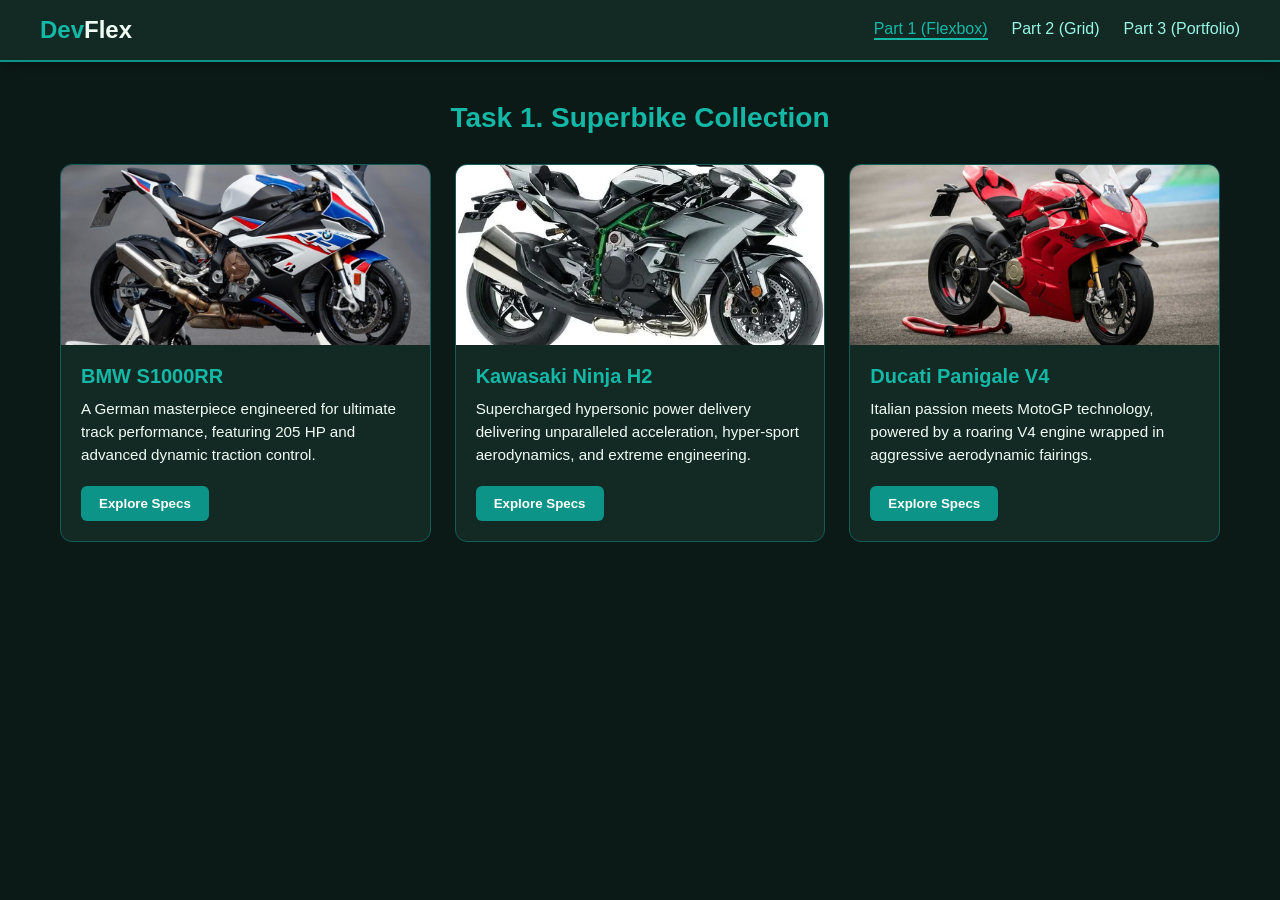
<file: index.html>
<!DOCTYPE html>
<html lang="en">
<head>
    <meta charset="UTF-8">
    <meta name="viewport" content="width=device-width, initial-scale=1.0">
    <title>Assignment #2 - Part 1: Flexbox</title>
    <link rel="stylesheet" href="styles.css">
</head>
<body>

    <header class="navbar">
        <div class="logo">
            <span>Dev</span>Flex
        </div>
        <nav class="nav-links">
            <a href="index.html" class="active">Part 1 (Flexbox)</a>
            <a href="grid.html">Part 2 (Grid)</a>
            <a href="portfolio.html">Part 3 (Portfolio)</a>
        </nav>
    </header>

    <main class="container">
        <section class="card-section">
            <h1 class="section-title">Task 1. Superbike Collection</h1>
            
            <div class="card-row">
                <!-- 1. BMW S1000RR -->
                <div class="card">
                    <img src="bmw.jpg" alt="BMW S1000RR" class="card-img">
                    <div class="card-content">
                        <h3 class="card-title">BMW S1000RR</h3>
                        <p class="card-text">A German masterpiece engineered for ultimate track performance, featuring 205 HP and advanced dynamic traction control.</p>
                        <button class="card-btn">Explore Specs</button>
                    </div>
                </div>

                <!-- 2. Kawasaki Ninja H2 -->
                <div class="card">
                    <img src="kawasaki.jpg" alt="Kawasaki Ninja H2" class="card-img">
                    <div class="card-content">
                        <h3 class="card-title">Kawasaki Ninja H2</h3>
                        <p class="card-text">Supercharged hypersonic power delivery delivering unparalleled acceleration, hyper-sport aerodynamics, and extreme engineering.</p>
                        <button class="card-btn">Explore Specs</button>
                    </div>
                </div>

                <!-- 3. Ducati Panigale V4 -->
                <div class="card">
                    <img src="ducati.jpg" alt="Ducati Panigale V4" class="card-img">
                    <div class="card-content">
                        <h3 class="card-title">Ducati Panigale V4</h3>
                        <p class="card-text">Italian passion meets MotoGP technology, powered by a roaring V4 engine wrapped in aggressive aerodynamic fairings.</p>
                        <button class="card-btn">Explore Specs</button>
                    </div>
                </div>
            </div>
        </section>
    </main>

</body>
</html>
</file>
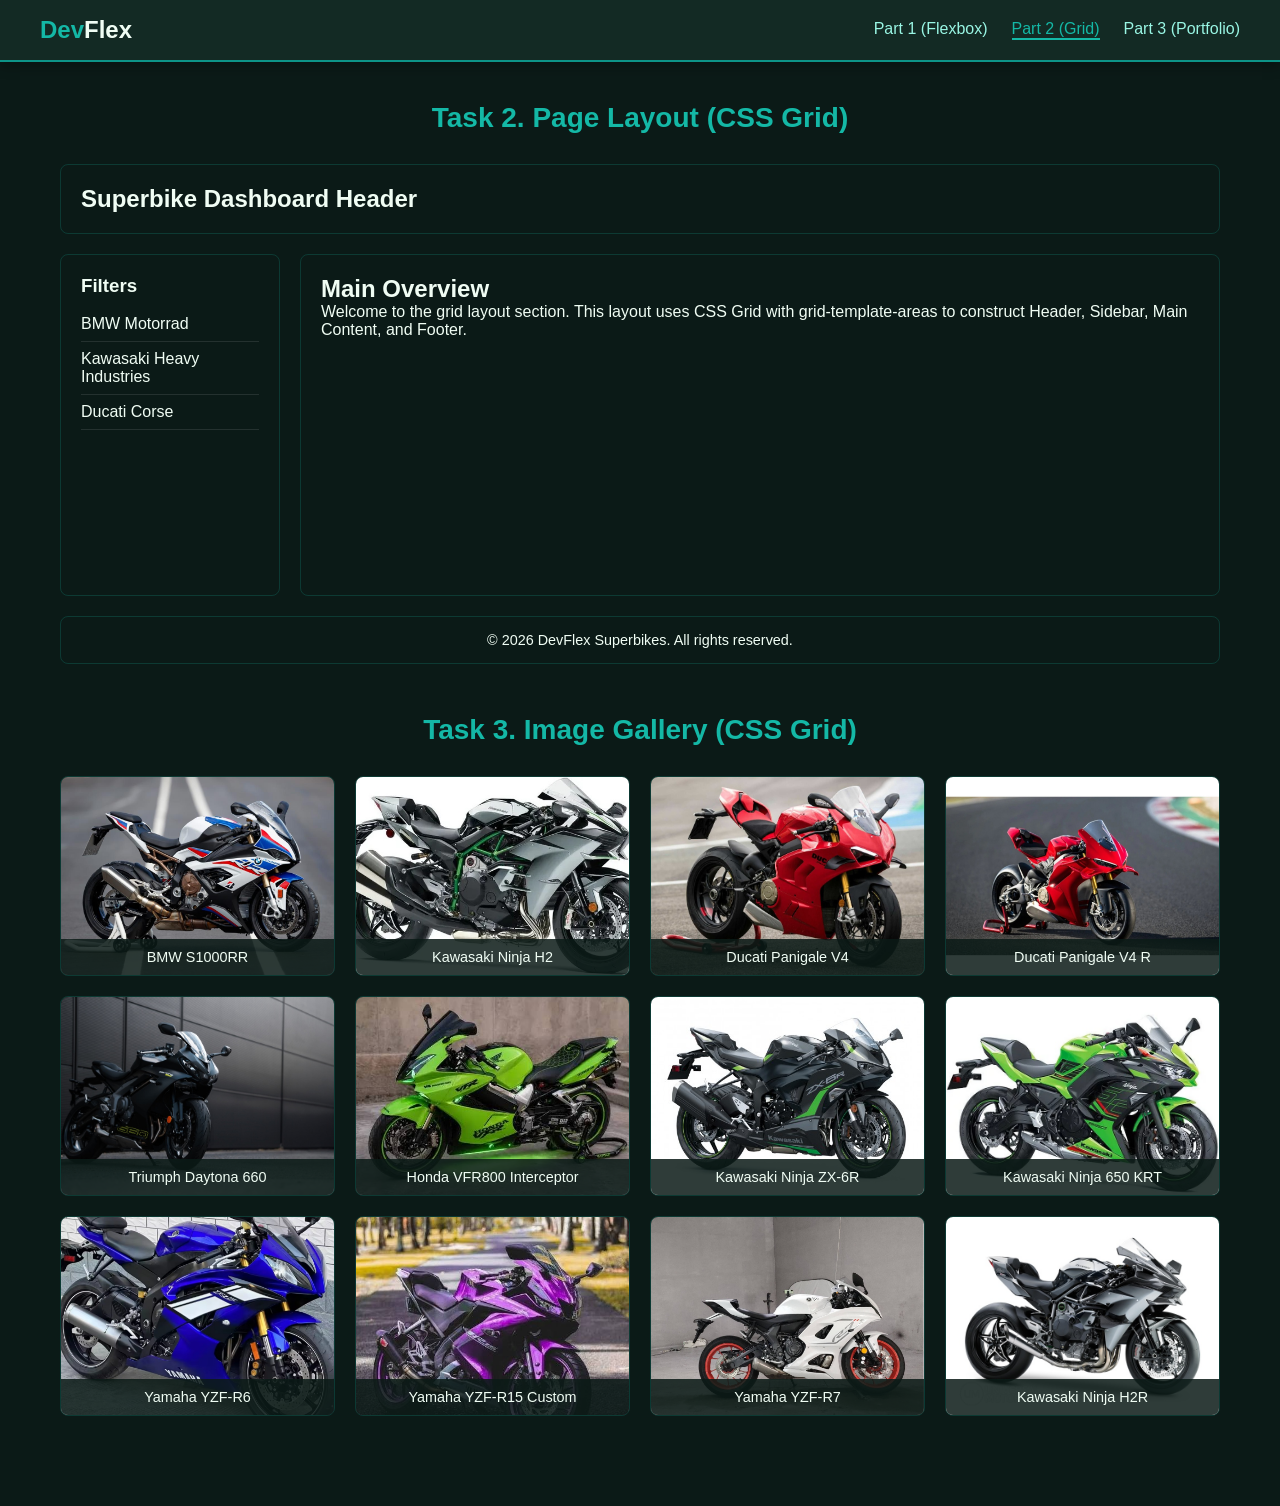
<file: grid.html>
<!DOCTYPE html>
<html lang="en">
<head>
    <meta charset="UTF-8">
    <meta name="viewport" content="width=device-width, initial-scale=1.0">
    <title>Assignment #2 - Part 2: Grid Systems</title>
    <link rel="stylesheet" href="styles.css">
</head>
<body>

    <header class="navbar">
        <div class="logo"><span>Dev</span>Flex</div>
        <nav class="nav-links">
            <a href="index.html">Part 1 (Flexbox)</a>
            <a href="grid.html" class="active">Part 2 (Grid)</a>
            <a href="portfolio.html">Part 3 (Portfolio)</a>
        </nav>
    </header>

    <main class="container">
        <h1 class="section-title">Task 2. Page Layout (CSS Grid)</h1>

        <div class="grid-layout">
            <header class="grid-header">
                <h2>Superbike Dashboard Header</h2>
            </header>

            <aside class="grid-sidebar">
                <h3>Filters</h3>
                <ul>
                    <li>BMW Motorrad</li>
                    <li>Kawasaki Heavy Industries</li>
                    <li>Ducati Corse</li>
                </ul>
            </aside>

            <article class="grid-content">
                <h2>Main Overview</h2>
                <p>Welcome to the grid layout section. This layout uses CSS Grid with grid-template-areas to construct Header, Sidebar, Main Content, and Footer.</p>
            </article>

            <footer class="grid-footer">
                <p>&copy; 2026 DevFlex Superbikes. All rights reserved.</p>
            </footer>
        </div>

        <h1 class="section-title" style="margin-top: 50px;">Task 3. Image Gallery (CSS Grid)</h1>

        <div class="gallery-grid">
            <div class="gallery-item">
                <img src="bmw.jpg" alt="BMW S1000RR">
                <div class="gallery-caption">BMW S1000RR</div>
            </div>
            <div class="gallery-item">
                <img src="kawasaki.jpg" alt="Kawasaki Ninja H2">
                <div class="gallery-caption">Kawasaki Ninja H2</div>
            </div>
            <div class="gallery-item">
                <img src="ducati.jpg" alt="Ducati Panigale V4">
                <div class="gallery-caption">Ducati Panigale V4</div>
            </div>
            <div class="gallery-item">
                <img src="ducati_v4r.jpg" alt="Ducati Panigale V4 R">
                <div class="gallery-caption">Ducati Panigale V4 R</div>
            </div>
            <div class="gallery-item">
                <img src="daytona660.jpg" alt="Triumph Daytona 660">
                <div class="gallery-caption">Triumph Daytona 660</div>
            </div>
            <div class="gallery-item">
                <img src="vfr800.jpg" alt="Honda VFR800 Interceptor">
                <div class="gallery-caption">Honda VFR800 Interceptor</div>
            </div>
            <div class="gallery-item">
                <img src="zx6r.jpg" alt="Kawasaki Ninja ZX-6R">
                <div class="gallery-caption">Kawasaki Ninja ZX-6R</div>
            </div>
            <div class="gallery-item">
                <img src="ninja650.jpg" alt="Kawasaki Ninja 650 KRT">
                <div class="gallery-caption">Kawasaki Ninja 650 KRT</div>
            </div>
            <div class="gallery-item">
                <img src="r6.jpg" alt="Yamaha YZF-R6">
                <div class="gallery-caption">Yamaha YZF-R6</div>
            </div>
            <div class="gallery-item">
                <img src="r15.jpg" alt="Yamaha YZF-R15 Custom">
                <div class="gallery-caption">Yamaha YZF-R15 Custom</div>
            </div>
            <div class="gallery-item">
                <img src="r7.jpg" alt="Yamaha YZF-R7">
                <div class="gallery-caption">Yamaha YZF-R7</div>
            </div>
            <div class="gallery-item">
                <img src="h2r.jpg" alt="Kawasaki Ninja H2R">
                <div class="gallery-caption">Kawasaki Ninja H2R</div>
            </div>
        </div>
    </main>

</body>
</html>
</file>
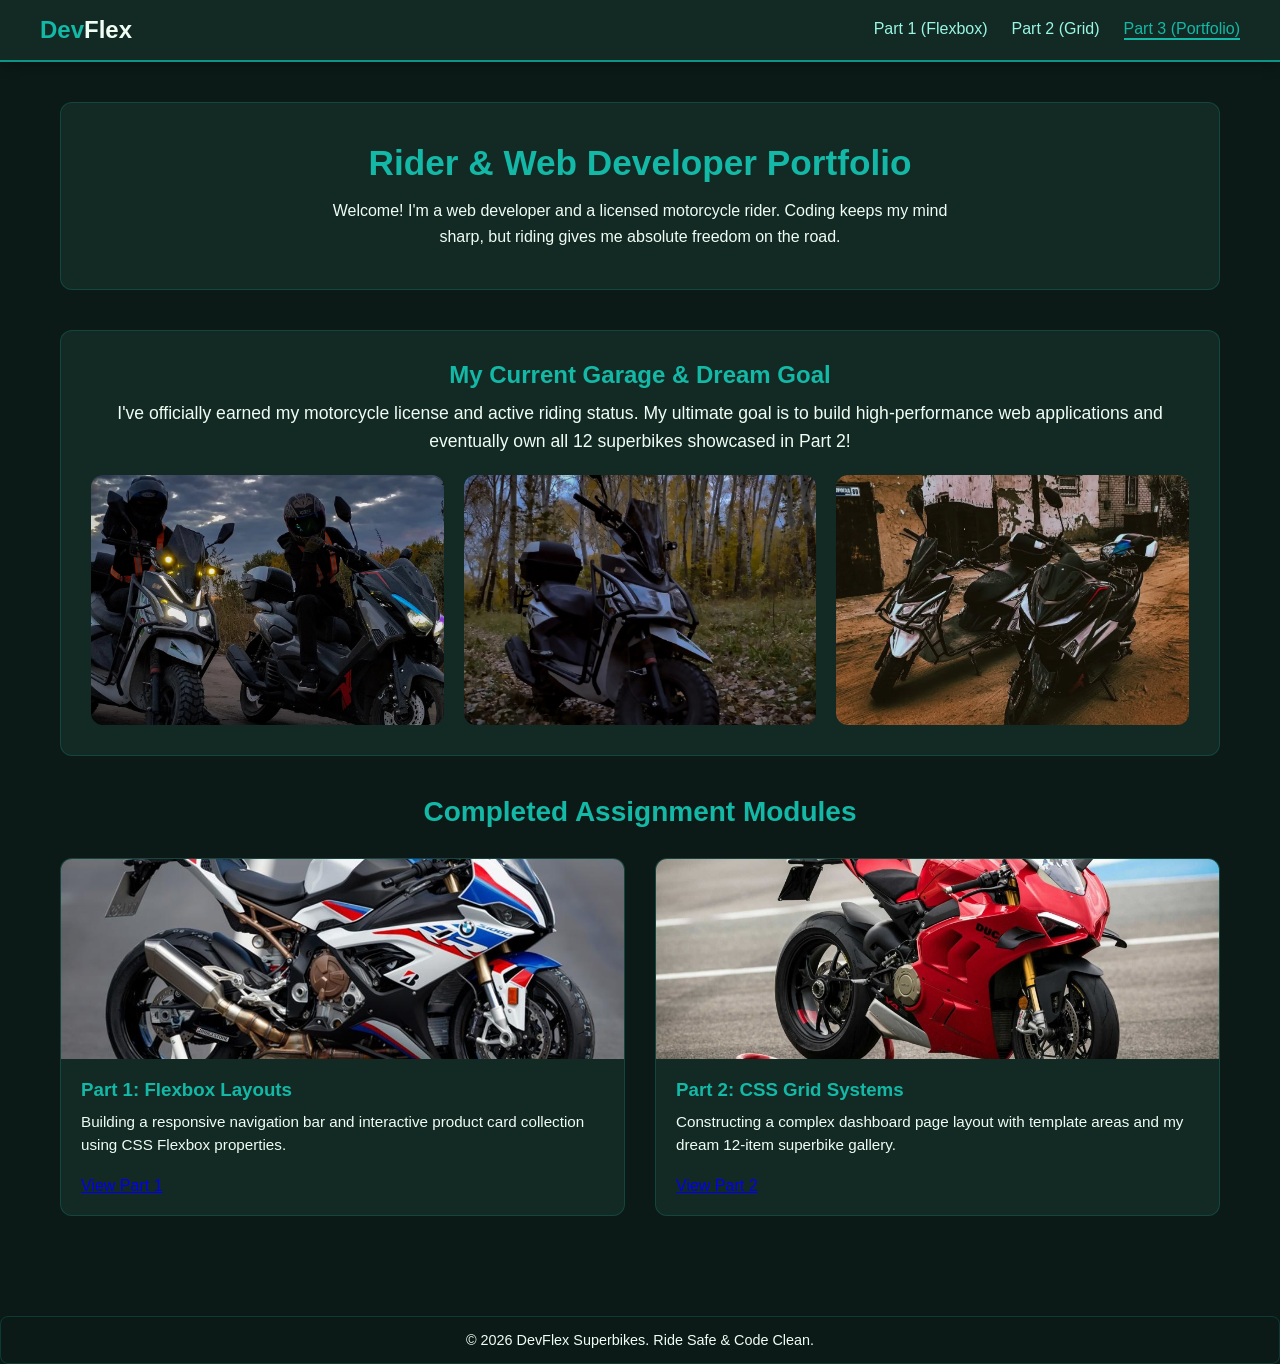
<file: portfolio.html>
<!DOCTYPE html>
<html lang="en">
<head>
    <meta charset="UTF-8">
    <meta name="viewport" content="width=device-width, initial-scale=1.0">
    <title>Assignment #2 - Part 3: Rider Portfolio</title>
    <link rel="stylesheet" href="styles.css">
</head>
<body>

    <header class="navbar">
        <div class="logo"><span>Dev</span>Flex</div>
        <nav class="nav-links">
            <a href="index.html">Part 1 (Flexbox)</a>
            <a href="grid.html">Part 2 (Grid)</a>
            <a href="portfolio.html" class="active">Part 3 (Portfolio)</a>
        </nav>
    </header>

    <main class="container">
        <section class="hero-section">
            <div class="hero-content">
                <h1>Rider & Web Developer Portfolio</h1>
                <p>Welcome! I'm a web developer and a licensed motorcycle rider. Coding keeps my mind sharp, but riding gives me absolute freedom on the road.</p>
            </div>
        </section>

        <section class="contact-section" style="margin-top: 0; margin-bottom: 40px;">
            <h2>My Current Garage & Dream Goal</h2>
            <p style="margin-top: 10px; margin-bottom: 20px; font-size: 1.1rem; line-height: 1.6;">
                I've officially earned my motorcycle license and active riding status. My ultimate goal is to build high-performance web applications and eventually own all 12 superbikes showcased in Part 2!
            </p>
            
            <div style="display: grid; grid-template-columns: repeat(auto-fit, minmax(250px, 1fr)); gap: 20px; margin-top: 20px;">
                <img src="bike1.jpg" alt="My Bike 1" style="width: 100%; height: 250px; border-radius: 12px; object-fit: cover;">
                <img src="bike2.jpg" alt="My Bike 2" style="width: 100%; height: 250px; border-radius: 12px; object-fit: cover;">
                <img src="bike3.jpg" alt="My Bike 3" style="width: 100%; height: 250px; border-radius: 12px; object-fit: cover;">
            </div>
        </section>

        <h2 class="section-title">Completed Assignment Modules</h2>

        <div class="portfolio-grid">
            <div class="portfolio-card">
                <div class="card-image-wrapper">
                    <img src="bmw.jpg" alt="Flexbox Project">
                </div>
                <div class="card-content">
                    <h3>Part 1: Flexbox Layouts</h3>
                    <p>Building a responsive navigation bar and interactive product card collection using CSS Flexbox properties.</p>
                    <a href="index.html" class="btn">View Part 1</a>
                </div>
            </div>

            <div class="portfolio-card">
                <div class="card-image-wrapper">
                    <img src="ducati.jpg" alt="Grid Project">
                </div>
                <div class="card-content">
                    <h3>Part 2: CSS Grid Systems</h3>
                    <p>Constructing a complex dashboard page layout with template areas and my dream 12-item superbike gallery.</p>
                    <a href="grid.html" class="btn">View Part 2</a>
                </div>
            </div>
        </div>
    </main>

    <footer class="grid-footer" style="margin-top: 60px;">
        <p>&copy; 2026 DevFlex Superbikes. Ride Safe & Code Clean.</p>
    </footer>

</body>
</html>
</file>
<file: styles.css>
* {
    margin: 0;
    padding: 0;
    box-sizing: border-box;
    font-family: 'Segoe UI', Tahoma, Geneva, Verdana, sans-serif;
}

body {
    background-color: #0b1a17;
    color: #f0fdf4;
    min-height: 100vh;
}

.container {
    max-width: 1200px;
    margin: 0 auto;
    padding: 40px 20px;
}

.navbar {
    display: flex;
    justify-content: space-between;
    align-items: center;
    background-color: #132a24;
    padding: 16px 40px;
    border-bottom: 2px solid #0d9488;
    box-shadow: 0 4px 12px rgba(0, 0, 0, 0.3);
}

.logo {
    font-size: 24px;
    font-weight: 700;
    color: #f0fdf4;
}

.logo span {
    color: #14b8a6;
}

.nav-links {
    display: flex;
    gap: 24px;
}

.nav-links a {
    color: #99f6e4;
    text-decoration: none;
    font-weight: 500;
    transition: color 0.3s ease;
}

.nav-links a:hover,
.nav-links a.active {
    color: #14b8a6;
    border-bottom: 2px solid #14b8a6;
}

.section-title {
    font-size: 28px;
    margin-bottom: 30px;
    color: #14b8a6;
    text-align: center;
}

.card-row {
    display: flex;
    gap: 24px;
    align-items: stretch;
}

.card {
    flex: 1;
    background-color: #132a24;
    border: 1px solid #115e59;
    border-radius: 12px;
    overflow: hidden;
    display: flex;
    flex-direction: column;
    transition: transform 0.3s ease, box-shadow 0.3s ease;
}

.card:hover {
    transform: translateY(-8px);
    box-shadow: 0 10px 20px rgba(20, 184, 166, 0.2);
    border-color: #14b8a6;
}

.card-img {
    width: 100%;
    height: 180px;
    object-fit: cover;
}

.card-content {
    padding: 20px;
    display: flex;
    flex-direction: column;
    flex-grow: 1;
    justify-content: space-between;
}

.card-title {
    font-size: 20px;
    margin-bottom: 12px;
    color: #f0fdf4;
}

.card-text {
    font-size: 14px;
    line-height: 1.6;
    color: #99f6e4;
    margin-bottom: 20px;
}

.card-btn {
    background-color: #0d9488;
    color: #ffffff;
    border: none;
    padding: 10px 18px;
    border-radius: 6px;
    font-weight: 600;
    cursor: pointer;
    align-self: flex-start;
    transition: background-color 0.3s ease;
}

.card-btn:hover {
    background-color: #14b8a6;
}

@media (max-width: 768px) {
    .card-row {
        flex-direction: column;
    }
}

/* ===================================
   Task 2: Grid Layout
=================================== */
.grid-layout {
    display: grid;
    grid-template-columns: 220px 1fr;
    grid-template-rows: auto 1fr auto;
    grid-template-areas:
        "header  header"
        "sidebar content"
        "footer  footer";
    gap: 20px;
    min-height: 500px;
}

.grid-header {
    grid-area: header;
    background-color: var(--card-bg);
    padding: 20px;
    border-radius: 8px;
    border: 1px solid rgba(20, 184, 166, 0.2);
}

.grid-sidebar {
    grid-area: sidebar;
    background-color: var(--card-bg);
    padding: 20px;
    border-radius: 8px;
    border: 1px solid rgba(20, 184, 166, 0.2);
}

.grid-sidebar ul {
    list-style: none;
    margin-top: 10px;
}

.grid-sidebar li {
    padding: 8px 0;
    color: var(--text-color);
    border-bottom: 1px solid rgba(255, 255, 255, 0.1);
}

.grid-content {
    grid-area: content;
    background-color: var(--card-bg);
    padding: 20px;
    border-radius: 8px;
    border: 1px solid rgba(20, 184, 166, 0.2);
}

.grid-footer {
    grid-area: footer;
    background-color: var(--card-bg);
    padding: 15px;
    text-align: center;
    border-radius: 8px;
    border: 1px solid rgba(20, 184, 166, 0.2);
    font-size: 0.9rem;
}

@media (max-width: 768px) {
    .grid-layout {
        grid-template-columns: 1fr;
        grid-template-areas:
            "header"
            "sidebar"
            "content"
            "footer";
    }
}

/* ===================================
   Task 3: Galery
=================================== */
.gallery-grid {
    display: grid;
    grid-template-columns: repeat(auto-fit, minmax(250px, 1fr));
    gap: 20px;
    margin-bottom: 50px;
}

.gallery-item {
    position: relative;
    background-color: var(--card-bg);
    border-radius: 8px;
    overflow: hidden;
    border: 1px solid rgba(20, 184, 166, 0.2);
    height: 200px;
}

.gallery-item img {
    width: 100%;
    height: 100%;
    object-fit: cover;
    transition: transform 0.3s ease;
}

.gallery-item:hover img {
    transform: scale(1.08);
}

.gallery-caption {
    position: absolute;
    bottom: 0;
    left: 0;
    right: 0;
    padding: 10px;
    background: rgba(11, 26, 23, 0.85);
    color: var(--text-color);
    text-align: center;
    font-size: 0.9rem;
    font-weight: 500;
}
/* ==========================================
    Task 4: Portfolio Section
   ========================================== */

.hero-section {
    background-color: var(--card-bg, #132a24);
    border: 1px solid rgba(20, 184, 166, 0.2);
    border-radius: 12px;
    padding: 40px;
    text-align: center;
    margin-bottom: 40px;
}

.hero-content h1 {
    color: var(--accent-color, #14b8a6);
    font-size: 2.2rem;
    margin-bottom: 15px;
}

.hero-content p {
    color: #f0fdf4;
    max-width: 650px;
    margin: 0 auto;
    line-height: 1.6;
}

.portfolio-grid {
    display: grid;
    grid-template-columns: repeat(auto-fit, minmax(300px, 1fr));
    gap: 30px;
    margin-top: 20px;
}

.portfolio-card {
    background-color: var(--card-bg, #132a24);
    border: 1px solid rgba(20, 184, 166, 0.2);
    border-radius: 12px;
    overflow: hidden;
    display: flex;
    flex-direction: column;
    transition: transform 0.3s ease, box-shadow 0.3s ease;
}

.portfolio-card:hover {
    transform: translateY(-5px);
    box-shadow: 0 10px 20px rgba(0, 0, 0, 0.4);
}

.card-image-wrapper {
    width: 100%;
    height: 200px;
    overflow: hidden;
}

.card-image-wrapper img {
    width: 100%;
    height: 100%;
    object-fit: cover;
}

.card-content {
    padding: 20px;
    display: flex;
    flex-direction: column;
    flex-grow: 1;
}

.card-content h3 {
    color: var(--accent-color, #14b8a6);
    margin-bottom: 10px;
}

.card-content p {
    color: #f0fdf4;
    font-size: 0.95rem;
    line-height: 1.5;
    margin-bottom: 20px;
    flex-grow: 1;
}

.contact-section {
    background-color: var(--card-bg, #132a24);
    border: 1px solid rgba(20, 184, 166, 0.2);
    border-radius: 12px;
    padding: 30px;
    text-align: center;
}

.contact-section h2 {
    color: var(--accent-color, #14b8a6);
    margin-bottom: 10px;
}
</file>
